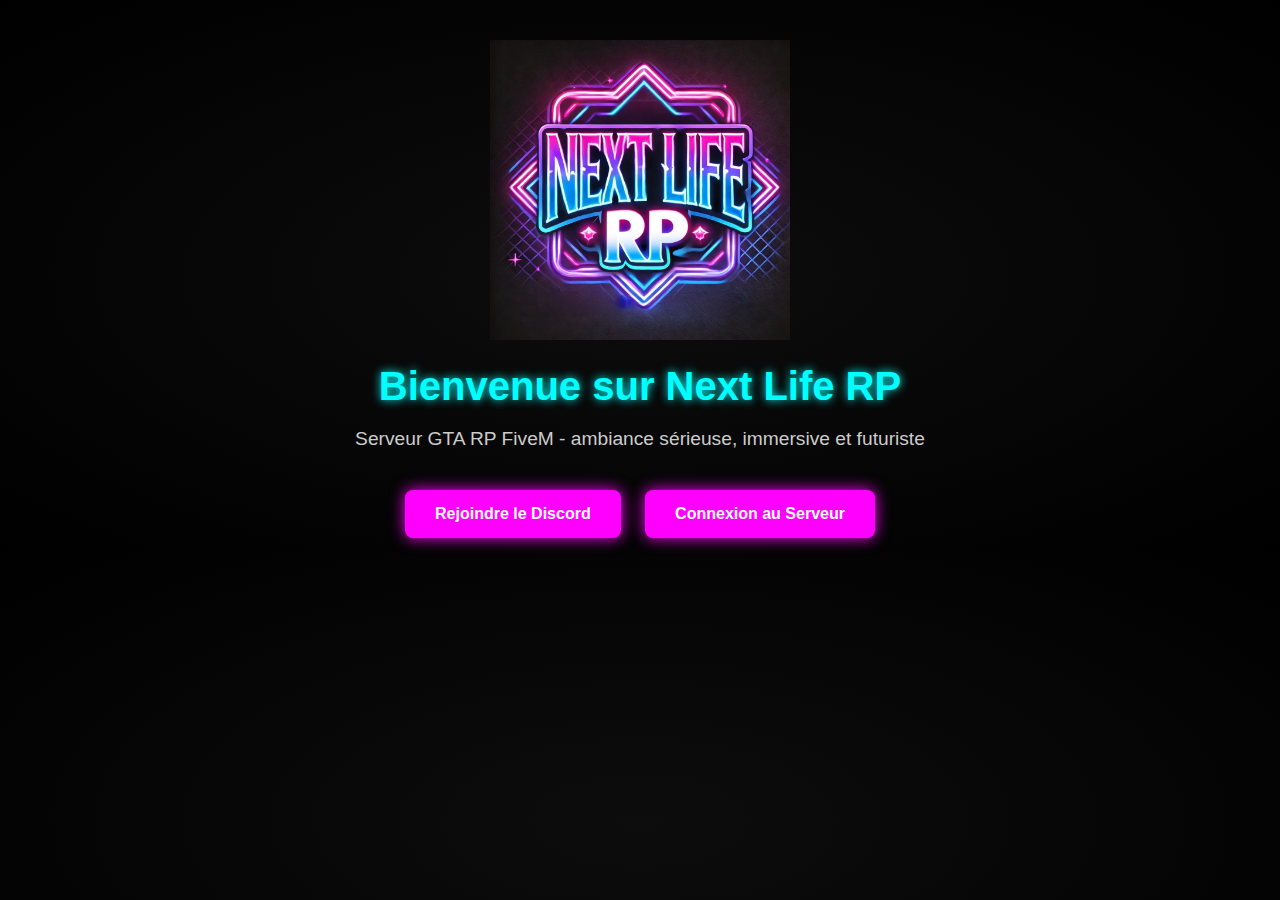
<file: index.html>
<!DOCTYPE html>
<html lang="fr">
<head>
  <meta charset="UTF-8">
  <meta name="viewport" content="width=device-width, initial-scale=1.0">
  <title>Next Life RP - Serveur FiveM</title>
  <style>
    body {
      margin: 0;
      padding: 0;
      background: radial-gradient(ellipse at center, #0d0d0d 0%, #000000 100%);
      color: white;
      font-family: 'Arial', sans-serif;
      text-align: center;
    }
    .logo {
      margin-top: 40px;
      width: 300px;
    }
    h1 {
      font-size: 2.5rem;
      margin: 20px 0 10px;
      color: #00ffff;
      text-shadow: 0 0 10px #00ffff;
    }
    p {
      font-size: 1.2rem;
      color: #ccc;
    }
    .btn-container {
      margin-top: 30px;
    }
    .btn {
      display: inline-block;
      background: #ff00ff;
      padding: 15px 30px;
      margin: 10px;
      border-radius: 8px;
      color: white;
      text-decoration: none;
      font-weight: bold;
      transition: 0.3s;
      box-shadow: 0 0 15px #ff00ff;
    }
    .btn:hover {
      background: #ff33ff;
      box-shadow: 0 0 25px #ff33ff;
    }
    @media screen and (max-width: 600px) {
      .logo {
        width: 80%;
      }
      h1 {
        font-size: 2rem;
      }
    }
  </style>
</head>
<body>
  <img class="logo" src="logo-next-life_1.png" alt="Logo Next Life RP">
  <h1>Bienvenue sur Next Life RP</h1>
  <p>Serveur GTA RP FiveM - ambiance sérieuse, immersive et futuriste</p>
  <div class="btn-container">
    <a class="btn" href="https://discord.gg/PFnRw8Xzaa" target="_blank">Rejoindre le Discord</a>
    <a class="btn" href="https://cfx.re/join/7zmep6" target="_blank">Connexion au Serveur</a>
  </div>
</body>
</html>
</file>
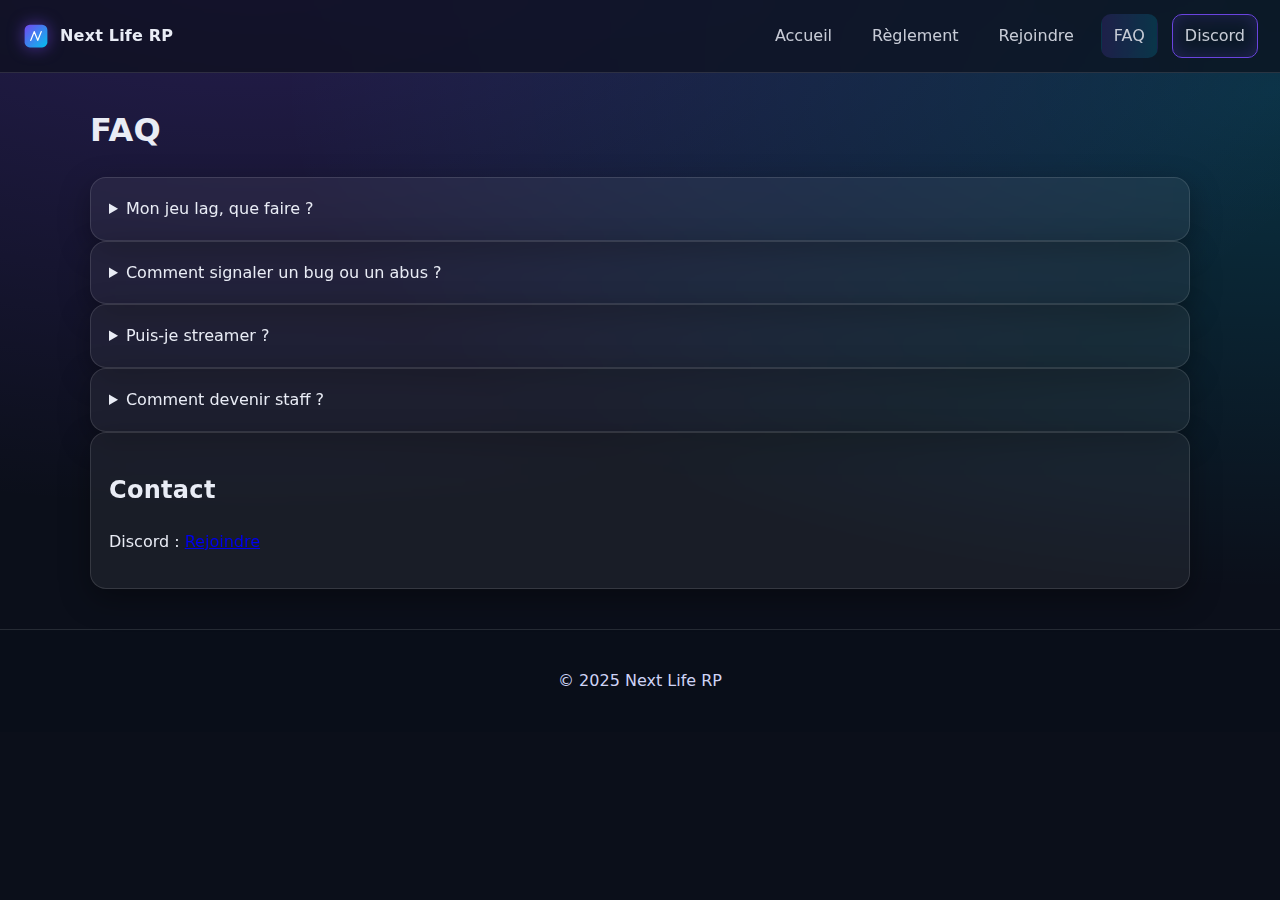
<file: faq.html>
<!doctype html>
<html lang="fr">
<head>
  <meta charset="utf-8" />
  <title>FAQ — Next Life RP</title>
  <meta name="viewport" content="width=device-width, initial-scale=1" />
  <meta name="description" content="Questions fréquentes sur Next Life RP : performances, règles, aide, contact." />
  <link rel="icon" href="assets/logo.svg" />
  <link rel="stylesheet" href="assets/style.css" />
</head>
<body>
  <header class="nlr-header">
    <a class="brand" href="index.html">
      <img src="assets/logo.svg" alt="Next Life RP" />
      <span>Next Life RP</span>
    </a>
    <nav id="nav" class="nav">
      <a href="index.html">Accueil</a>
      <a href="reglement.html">Règlement</a>
      <a href="rejoindre.html">Rejoindre</a>
      <a href="faq.html" class="active">FAQ</a>
      <a class="cta" href="https://discord.gg/ton-invite" target="_blank" rel="noopener">Discord</a>
    </nav>
    <button class="burger" id="burger" aria-label="Ouvrir le menu" aria-expanded="false">
      <span></span><span></span><span></span>
    </button>
  </header>

  <main class="container">
    <h1>FAQ</h1>

    <details class="card glass">
      <summary>Mon jeu lag, que faire ?</summary>
      <p>Réduis les ombres, baisse l’anti-aliasing, ferme les apps en arrière-plan. Ping stable & FPS > 60 recommandés.</p>
    </details>

    <details class="card glass">
      <summary>Comment signaler un bug ou un abus ?</summary>
      <p>Ouvre un ticket sur Discord avec captures d’écran/clip si possible. Pas de drama public, on règle ça proprement.</p>
    </details>

    <details class="card glass">
      <summary>Puis-je streamer ?</summary>
      <p>Oui. Respecte la vie privée et floute les infos sensibles. Merci de mentionner “Next Life RP” dans le titre.</p>
    </details>

    <details class="card glass">
      <summary>Comment devenir staff ?</summary>
      <p>Nous recrutons selon les besoins. Annonce sur Discord quand c’est ouvert. Pas de candidature spontanée en MP.</p>
    </details>

    <section id="contact" class="card glass">
      <h2>Contact</h2>
      <p>Discord : <a href="https://discord.gg/ton-invite" target="_blank" rel="noopener">Rejoindre</a></p>
    </section>
  </main>

  <footer class="footer">
    <p>© 2025 Next Life RP</p>
  </footer>
  <script src="assets/script.js" defer></script>
</body>
</html>
</file>
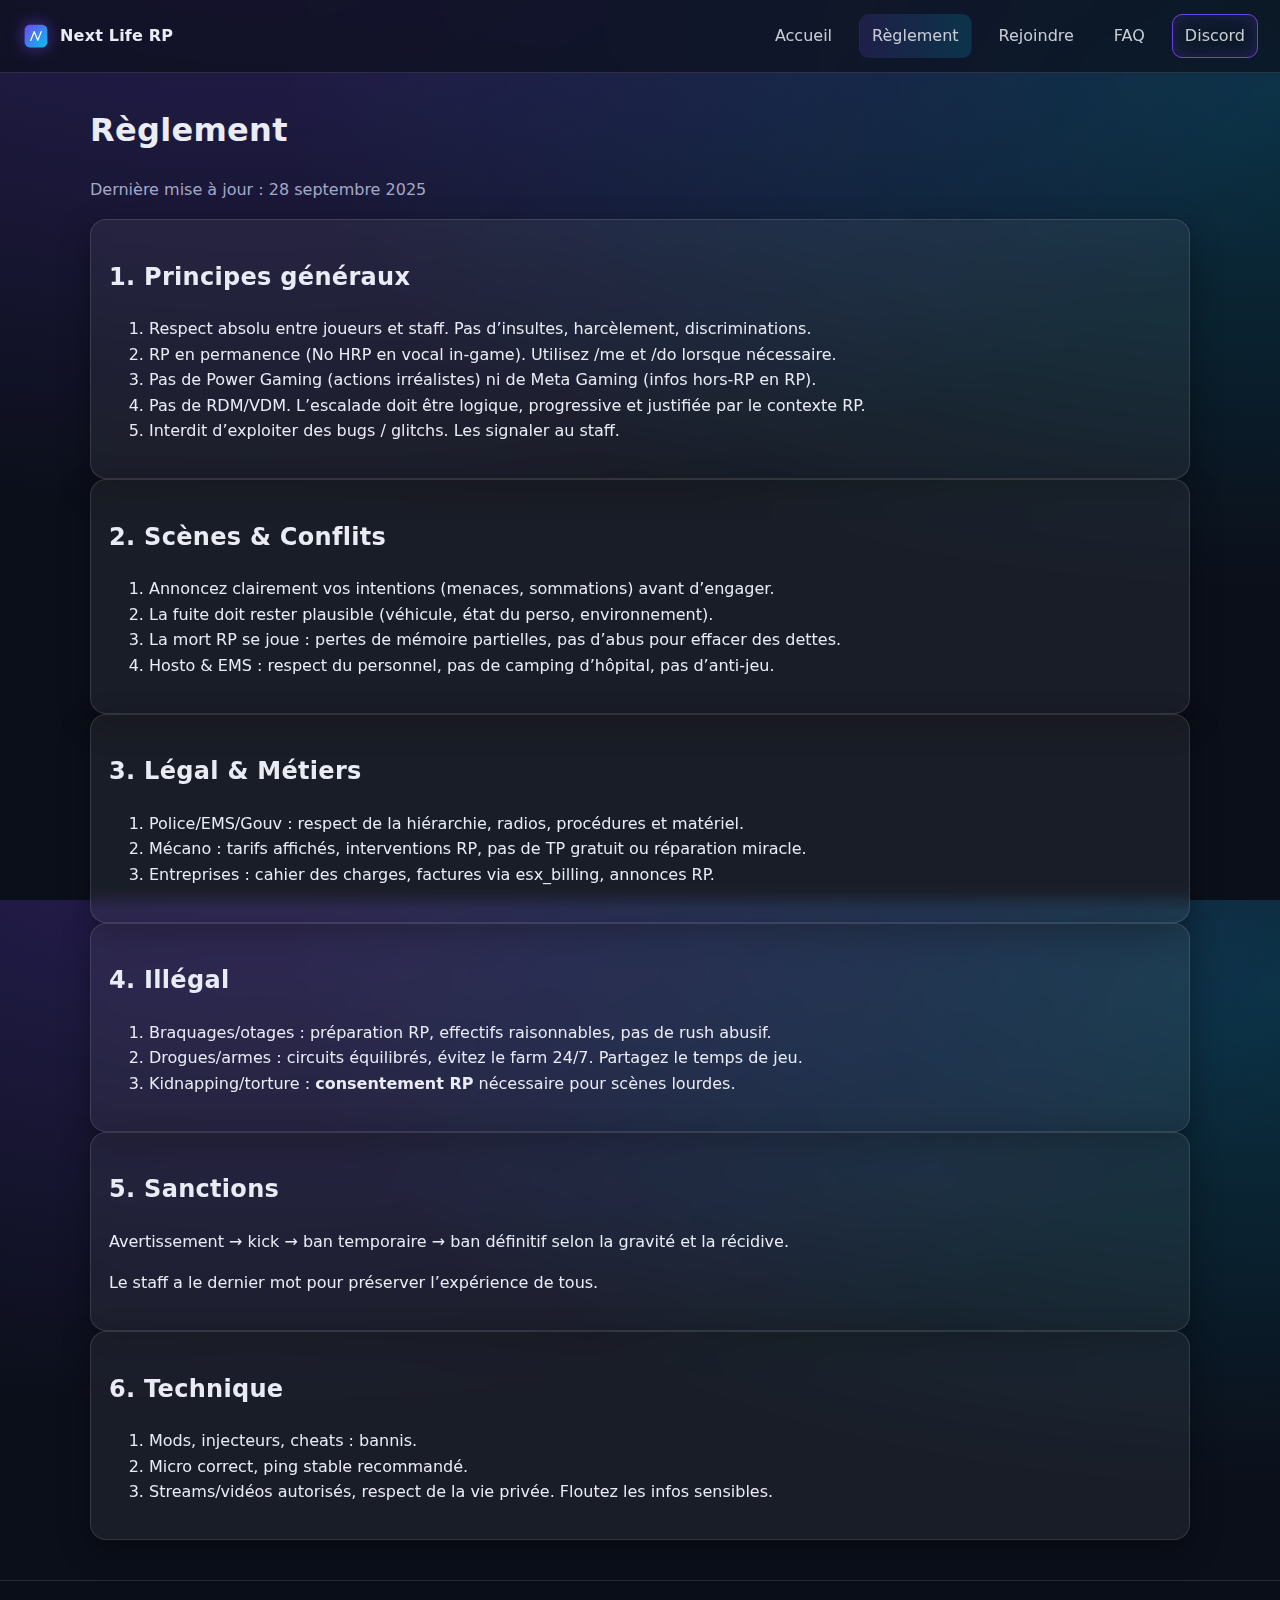
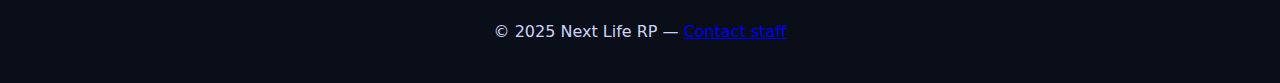
<file: reglement.html>
<!doctype html>
<html lang="fr">
<head>
  <meta charset="utf-8" />
  <title>Règlement — Next Life RP</title>
  <meta name="viewport" content="width=device-width, initial-scale=1" />
  <meta name="description" content="Règlement officiel de Next Life RP. Lisez attentivement avant de rejoindre le serveur." />
  <link rel="icon" href="assets/logo.svg" />
  <link rel="stylesheet" href="assets/style.css" />
</head>
<body>
  <header class="nlr-header">
    <a class="brand" href="index.html">
      <img src="assets/logo.svg" alt="Next Life RP" />
      <span>Next Life RP</span>
    </a>
    <nav id="nav" class="nav">
      <a href="index.html">Accueil</a>
      <a href="reglement.html" class="active">Règlement</a>
      <a href="rejoindre.html">Rejoindre</a>
      <a href="faq.html">FAQ</a>
      <a class="cta" href="https://discord.gg/ur7dBrTd3h" target="_blank" rel="noopener">Discord</a>
    </nav>
    <button class="burger" id="burger" aria-label="Ouvrir le menu" aria-expanded="false">
      <span></span><span></span><span></span>
    </button>
  </header>

  <main class="container">
    <h1>Règlement</h1>
    <p class="muted">Dernière mise à jour : 28 septembre 2025</p>

    <section class="card glass">
      <h2>1. Principes généraux</h2>
      <ol>
        <li>Respect absolu entre joueurs et staff. Pas d’insultes, harcèlement, discriminations.</li>
        <li>RP en permanence (No HRP en vocal in-game). Utilisez /me et /do lorsque nécessaire.</li>
        <li>Pas de Power Gaming (actions irréalistes) ni de Meta Gaming (infos hors-RP en RP).</li>
        <li>Pas de RDM/VDM. L’escalade doit être logique, progressive et justifiée par le contexte RP.</li>
        <li>Interdit d’exploiter des bugs / glitchs. Les signaler au staff.</li>
      </ol>
    </section>

    <section class="card glass">
      <h2>2. Scènes & Conflits</h2>
      <ol>
        <li>Annoncez clairement vos intentions (menaces, sommations) avant d’engager.</li>
        <li>La fuite doit rester plausible (véhicule, état du perso, environnement).</li>
        <li>La mort RP se joue : pertes de mémoire partielles, pas d’abus pour effacer des dettes.</li>
        <li>Hosto & EMS : respect du personnel, pas de camping d’hôpital, pas d’anti-jeu.</li>
      </ol>
    </section>

    <section class="card glass">
      <h2>3. Légal & Métiers</h2>
      <ol>
        <li>Police/EMS/Gouv : respect de la hiérarchie, radios, procédures et matériel.</li>
        <li>Mécano : tarifs affichés, interventions RP, pas de TP gratuit ou réparation miracle.</li>
        <li>Entreprises : cahier des charges, factures via esx_billing, annonces RP.</li>
      </ol>
    </section>

    <section class="card glass">
      <h2>4. Illégal</h2>
      <ol>
        <li>Braquages/otages : préparation RP, effectifs raisonnables, pas de rush abusif.</li>
        <li>Drogues/armes : circuits équilibrés, évitez le farm 24/7. Partagez le temps de jeu.</li>
        <li>Kidnapping/torture : <strong>consentement RP</strong> nécessaire pour scènes lourdes.</li>
      </ol>
    </section>

    <section class="card glass">
      <h2>5. Sanctions</h2>
      <p>Avertissement → kick → ban temporaire → ban définitif selon la gravité et la récidive.</p>
      <p>Le staff a le dernier mot pour préserver l’expérience de tous.</p>
    </section>

    <section class="card glass">
      <h2>6. Technique</h2>
      <ol>
        <li>Mods, injecteurs, cheats : bannis.</li>
        <li>Micro correct, ping stable recommandé.</li>
        <li>Streams/vidéos autorisés, respect de la vie privée. Floutez les infos sensibles.</li>
      </ol>
    </section>
  </main>

  <footer class="footer">
    <p>© 2025 Next Life RP — <a href="faq.html#contact">Contact staff</a></p>
  </footer>
  <script src="assets/script.js" defer></script>
</body>
</html>
</file>
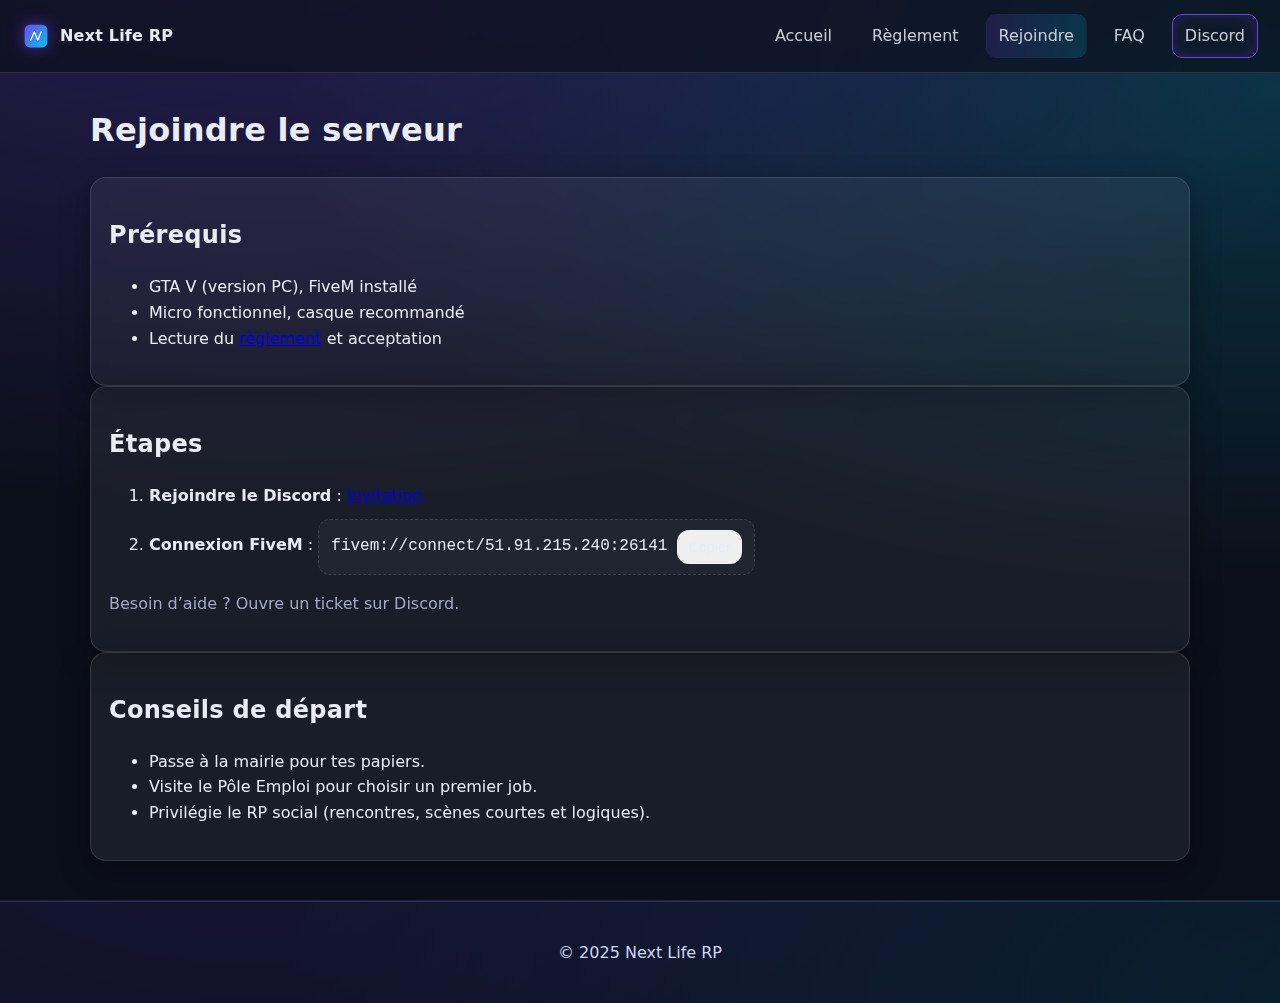
<file: rejoindre.html>
<!doctype html>
<html lang="fr">
<head>
  <meta charset="utf-8" />
  <title>Rejoindre — Next Life RP</title>
  <meta name="viewport" content="width=device-width, initial-scale=1" />
  <meta name="description" content="Comment rejoindre Next Life RP : prérequis, règlement, connexion FiveM." />
  <link rel="icon" href="assets/logo.svg" />
  <link rel="stylesheet" href="assets/style.css" />
</head>
<body>
  <header class="nlr-header">
    <a class="brand" href="index.html">
      <img src="assets/logo.svg" alt="Next Life RP" />
      <span>Next Life RP</span>
    </a>
    <nav id="nav" class="nav">
      <a href="index.html">Accueil</a>
      <a href="reglement.html">Règlement</a>
      <a href="rejoindre.html" class="active">Rejoindre</a>
      <a href="faq.html">FAQ</a>
      <a class="cta" href="https://discord.gg/ton-invite" target="_blank" rel="noopener">Discord</a>
    </nav>
    <button class="burger" id="burger" aria-label="Ouvrir le menu" aria-expanded="false">
      <span></span><span></span><span></span>
    </button>
  </header>

  <main class="container">
    <h1>Rejoindre le serveur</h1>

    <section class="card glass">
      <h2>Prérequis</h2>
      <ul>
        <li>GTA V (version PC), FiveM installé</li>
        <li>Micro fonctionnel, casque recommandé</li>
        <li>Lecture du <a href="reglement.html">règlement</a> et acceptation</li>
      </ul>
    </section>

    <section class="card glass">
      <h2>Étapes</h2>
      <ol class="steps">
        <li><strong>Rejoindre le Discord</strong> : <a href="https://discord.gg/ur7dBrTd3h" target="_blank" rel="noopener">Invitation</a></li>
        <li><strong>Connexion FiveM</strong> :
          <div class="ip-box">
            <code id="server-ip-2">fivem://connect/51.91.215.240:26141</code>
            <button class="btn small" data-copy="#server-ip-2">Copier</button>
          </div>
        </li>
      </ol>
      <p class="muted">Besoin d’aide ? Ouvre un ticket sur Discord.</p>
    </section>

    <section class="card glass">
      <h2>Conseils de départ</h2>
      <ul>
        <li>Passe à la mairie pour tes papiers.</li>
        <li>Visite le Pôle Emploi pour choisir un premier job.</li>
        <li>Privilégie le RP social (rencontres, scènes courtes et logiques).</li>
      </ul>
    </section>
  </main>

  <footer class="footer">
    <p>© 2025 Next Life RP</p>
  </footer>
  <script src="assets/script.js" defer></script>
</body>
</html>
</file>
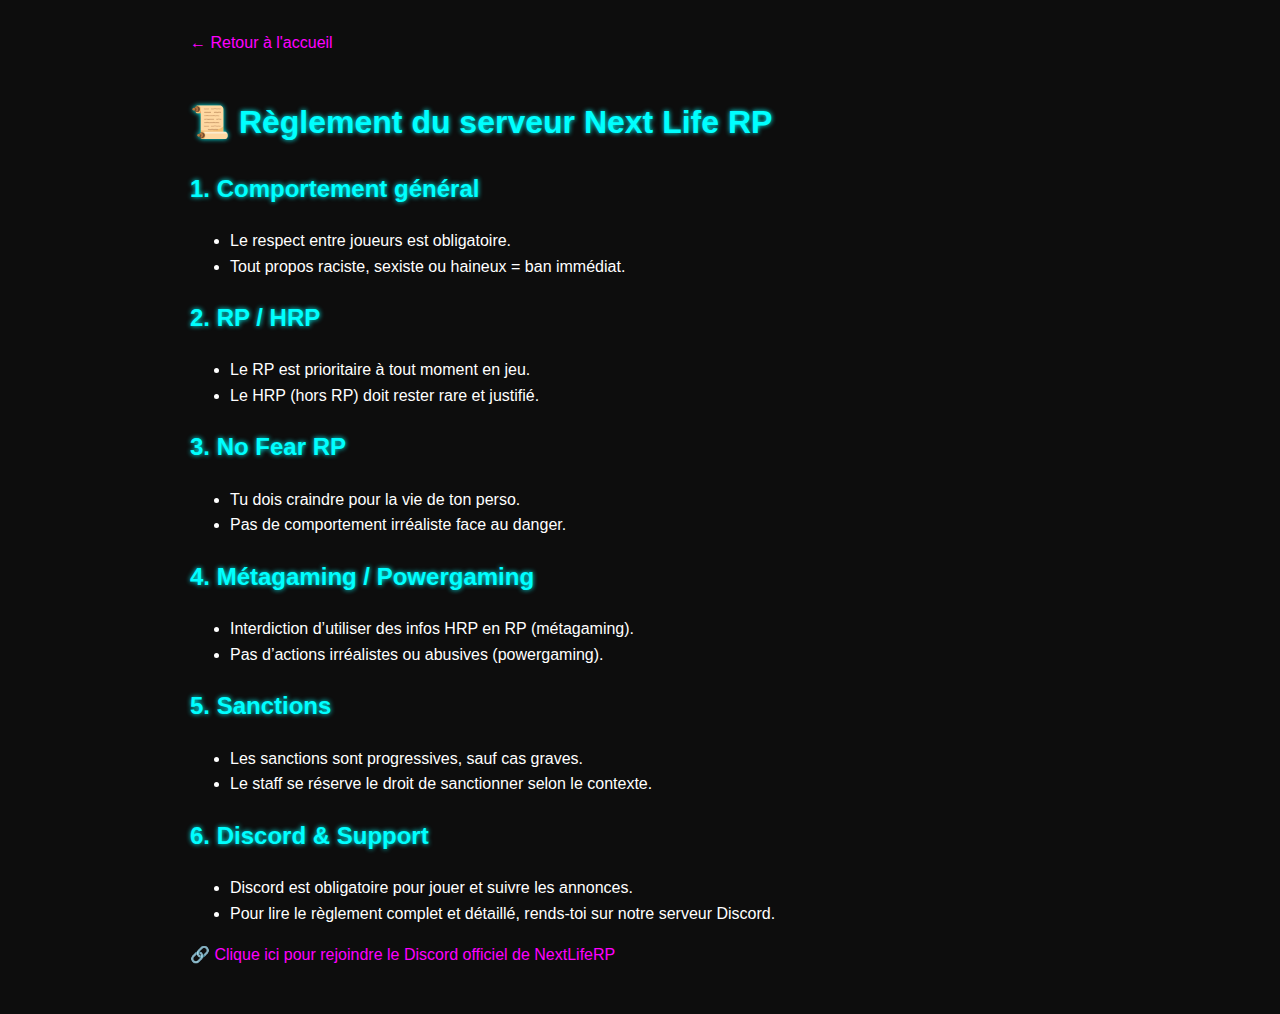
<file: règlement.html>
<!DOCTYPE html>
<html lang="fr">
<head>
  <meta charset="UTF-8">
  <meta name="viewport" content="width=device-width, initial-scale=1.0">
  <title>Règlement - Next Life RP</title>
  <style>
    body {
      background: #0d0d0d;
      color: #fff;
      font-family: Arial, sans-serif;
      margin: 0;
      padding: 30px;
      line-height: 1.6;
    }
    h1, h2 {
      color: #00ffff;
      text-shadow: 0 0 5px #00ffff;
    }
    a {
      color: #ff00ff;
      text-decoration: none;
    }
    a:hover {
      text-decoration: underline;
    }
    .container {
      max-width: 900px;
      margin: auto;
    }
    .back {
      display: inline-block;
      margin-bottom: 20px;
      color: #ff00ff;
    }
  </style>
</head>
<body>
  <div class="container">
    <a class="back" href="index.html">← Retour à l'accueil</a>
    <h1>📜 Règlement du serveur Next Life RP</h1>

    <h2>1. Comportement général</h2>
    <ul>
      <li>Le respect entre joueurs est obligatoire.</li>
      <li>Tout propos raciste, sexiste ou haineux = ban immédiat.</li>
    </ul>

    <h2>2. RP / HRP</h2>
    <ul>
      <li>Le RP est prioritaire à tout moment en jeu.</li>
      <li>Le HRP (hors RP) doit rester rare et justifié.</li>
    </ul>

    <h2>3. No Fear RP</h2>
    <ul>
      <li>Tu dois craindre pour la vie de ton perso.</li>
      <li>Pas de comportement irréaliste face au danger.</li>
    </ul>

    <h2>4. Métagaming / Powergaming</h2>
    <ul>
      <li>Interdiction d’utiliser des infos HRP en RP (métagaming).</li>
      <li>Pas d’actions irréalistes ou abusives (powergaming).</li>
    </ul>

    <h2>5. Sanctions</h2>
    <ul>
      <li>Les sanctions sont progressives, sauf cas graves.</li>
      <li>Le staff se réserve le droit de sanctionner selon le contexte.</li>
    </ul>

    <h2>6. Discord & Support</h2>
    <ul>
      <li>Discord est obligatoire pour jouer et suivre les annonces.</li>
      <li>Pour lire le règlement complet et détaillé, rends-toi sur notre serveur Discord.</li>
    </ul>
    <p>🔗 <a href="https://discord.gg/PFnRw8Xzaa" target="_blank">Clique ici pour rejoindre le Discord officiel de NextLifeRP</a></p>
  </div>
</body>
</html>
</file>
<file: assets/style.css>
/* Reset & base */
* { box-sizing: border-box; }
:root{
  --bg:#0b0f1a;
  --fg:#e9ecf5;
  --muted:#a2a9c5;
  --violet:#7c4dff;
  --blue:#00d4ff;
  --glass: rgba(255,255,255,0.06);
  --border: rgba(255,255,255,0.12);
  --shadow: 0 10px 30px rgba(0,0,0,0.35);
}
html,body{height:100%}
body{
  margin:0; font-family: Inter, system-ui, -apple-system, Segoe UI, Roboto, "Helvetica Neue", Arial, "Noto Sans", "Apple Color Emoji", "Segoe UI Emoji", "Segoe UI Symbol";
  color:var(--fg); background: radial-gradient(1200px 600px at 20% -10%, rgba(124,77,255,.25), transparent),
                     radial-gradient(1000px 500px at 100% 10%, rgba(0,212,255,.18), transparent),
                     var(--bg);
  line-height:1.6;
}

/* Header */
.nlr-header{
  position:sticky; top:0; z-index:50;
  display:flex; align-items:center; justify-content:space-between;
  padding:14px 22px; backdrop-filter: blur(8px); background: rgba(10,14,25,0.65); border-bottom:1px solid var(--border);
}
.brand{ display:flex; align-items:center; gap:10px; text-decoration:none; color:var(--fg); font-weight:700; letter-spacing:.2px; }
.brand img{ width:28px; height:28px; filter: drop-shadow(0 0 8px rgba(124,77,255,.6)); }
.nav{ display:flex; gap:14px; align-items:center; }
.nav a{ color:var(--fg); text-decoration:none; padding:8px 12px; border-radius:10px; opacity:.85; border:1px solid transparent; transition:.2s; }
.nav a:hover{ opacity:1; border-color:var(--border); background: rgba(255,255,255,0.03); }
.nav a.active{ background: linear-gradient(90deg, rgba(124,77,255,.18), rgba(0,212,255,.18)); border-color:transparent; }
.nav .cta{ border:1px solid var(--violet); box-shadow:0 0 18px rgba(124,77,255,.25) inset; }
.burger{ display:none; width:44px; height:44px; background:transparent; border:1px solid var(--border); border-radius:12px; cursor:pointer; }
.burger span{ display:block; width:22px; height:2px; background:#dbe1ff; margin:6px auto; }

/* Layout helpers */
.container{ width:min(1100px, 92%); margin: 32px auto; }
.grid-3{ display:grid; grid-template-columns: repeat(3, 1fr); gap:18px; }
.card{ padding:18px; border:1px solid var(--border); border-radius:16px; box-shadow: var(--shadow); }
.glass{ background: var(--glass); backdrop-filter: blur(8px); }

/* Hero */
.hero{ position:relative; min-height: 68vh; display:grid; align-items:center; }
.hero-banner{ position:absolute; right:0; bottom:0; width:min(720px, 52vw); opacity:.18; pointer-events:none; filter: saturate(1.1); }
.hero-content{ position:relative; z-index:2; width:min(760px, 92%); margin: 40px auto; text-align:center; }
.hero h1{ font-size: clamp(2.2rem, 6vw, 4rem); margin:0 0 10px; text-shadow: 0 0 22px rgba(124,77,255,.35), 0 0 14px rgba(0,212,255,.25); }
.hero p{ font-size:1.1rem; color:#d7daf2; }
.hero .actions{ display:flex; gap:12px; justify-content:center; margin:22px 0 12px; }
.btn{ display:inline-flex; align-items:center; justify-content:center; gap:8px; padding:12px 16px; border:1px solid var(--border); border-radius:12px; text-decoration:none; color:var(--fg); cursor:pointer; }
.btn.primary{ border-color: transparent; background: linear-gradient(90deg, var(--violet), var(--blue)); box-shadow: 0 6px 24px rgba(124,77,255,.35); }
.btn.ghost{ background: rgba(255,255,255,0.03); }
.btn.small{ padding:8px 10px; font-size:.9rem; }

/* IP copy */
.ip-box{ display:inline-flex; gap:10px; align-items:center; padding:10px 12px; border:1px dashed var(--border); border-radius:12px; background: rgba(255,255,255,0.04); }
.ip-box code{ font-family: ui-monospace, SFMono-Regular, Menlo, Monaco, Consolas, "Liberation Mono", monospace; }

/* Timeline */
.timeline{ list-style:none; padding:0; margin:0; }
.timeline li{ display:grid; grid-template-columns: 110px 1fr; gap:12px; align-items:start; margin:10px 0; }
.timeline .date{ color: var(--muted); font-size:.95rem; }
.timeline .bubble{ border-left:3px solid var(--violet); padding:8px 12px; border-radius:12px; background: rgba(124,77,255,0.08); }

/* Images */
.images .img{ width:100%; height: 220px; object-fit: cover; border-radius:16px; border:1px solid var(--border); }

/* Typography */
h1,h2,h3{ letter-spacing:.3px; }
.muted{ color: var(--muted); }

/* Steps */
.steps li{ margin:10px 0; }

/* Footer */
.footer{ margin-top:40px; padding:22px; border-top:1px solid var(--border); color:#cfd4f6; text-align:center; background: rgba(10,14,25,0.55); }

/* Responsive */
@media (max-width: 900px){
  .grid-3{ grid-template-columns:1fr; }
  .timeline li{ grid-template-columns: 1fr; }
  .brand span{ display:none; }
  .burger{ display:block; }
  .nav{ position: fixed; inset: 64px 16px auto 16px; display:none; flex-direction:column; padding:12px; background: rgba(10,14,25,0.92); border:1px solid var(--border); border-radius:16px; }
  .nav.open{ display:flex; }
}
</file>
